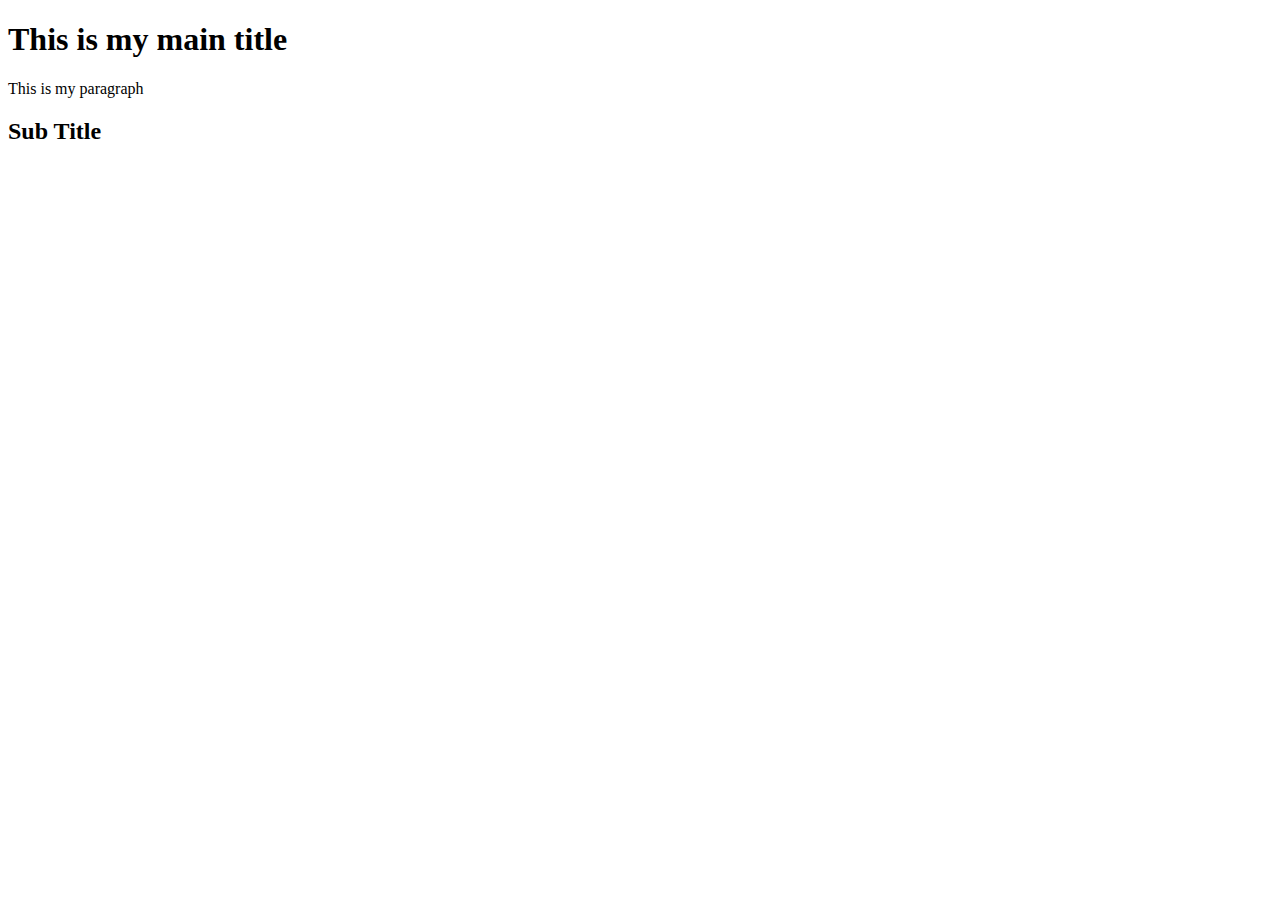
<file: aboutme/index.html>
<!DOCTYPE html>
<html lang="en">
<head>
    <meta charset="UTF-8">
    <meta name="viewport" content="width=device-width, initial-scale=1.0">
    <title>Home Page</title>
</head>
<body>
    <h1>This is my main title</h1>
    <p>This is my paragraph</p>
    <h2>Sub Title</h2>
</body>
</html>
</file>
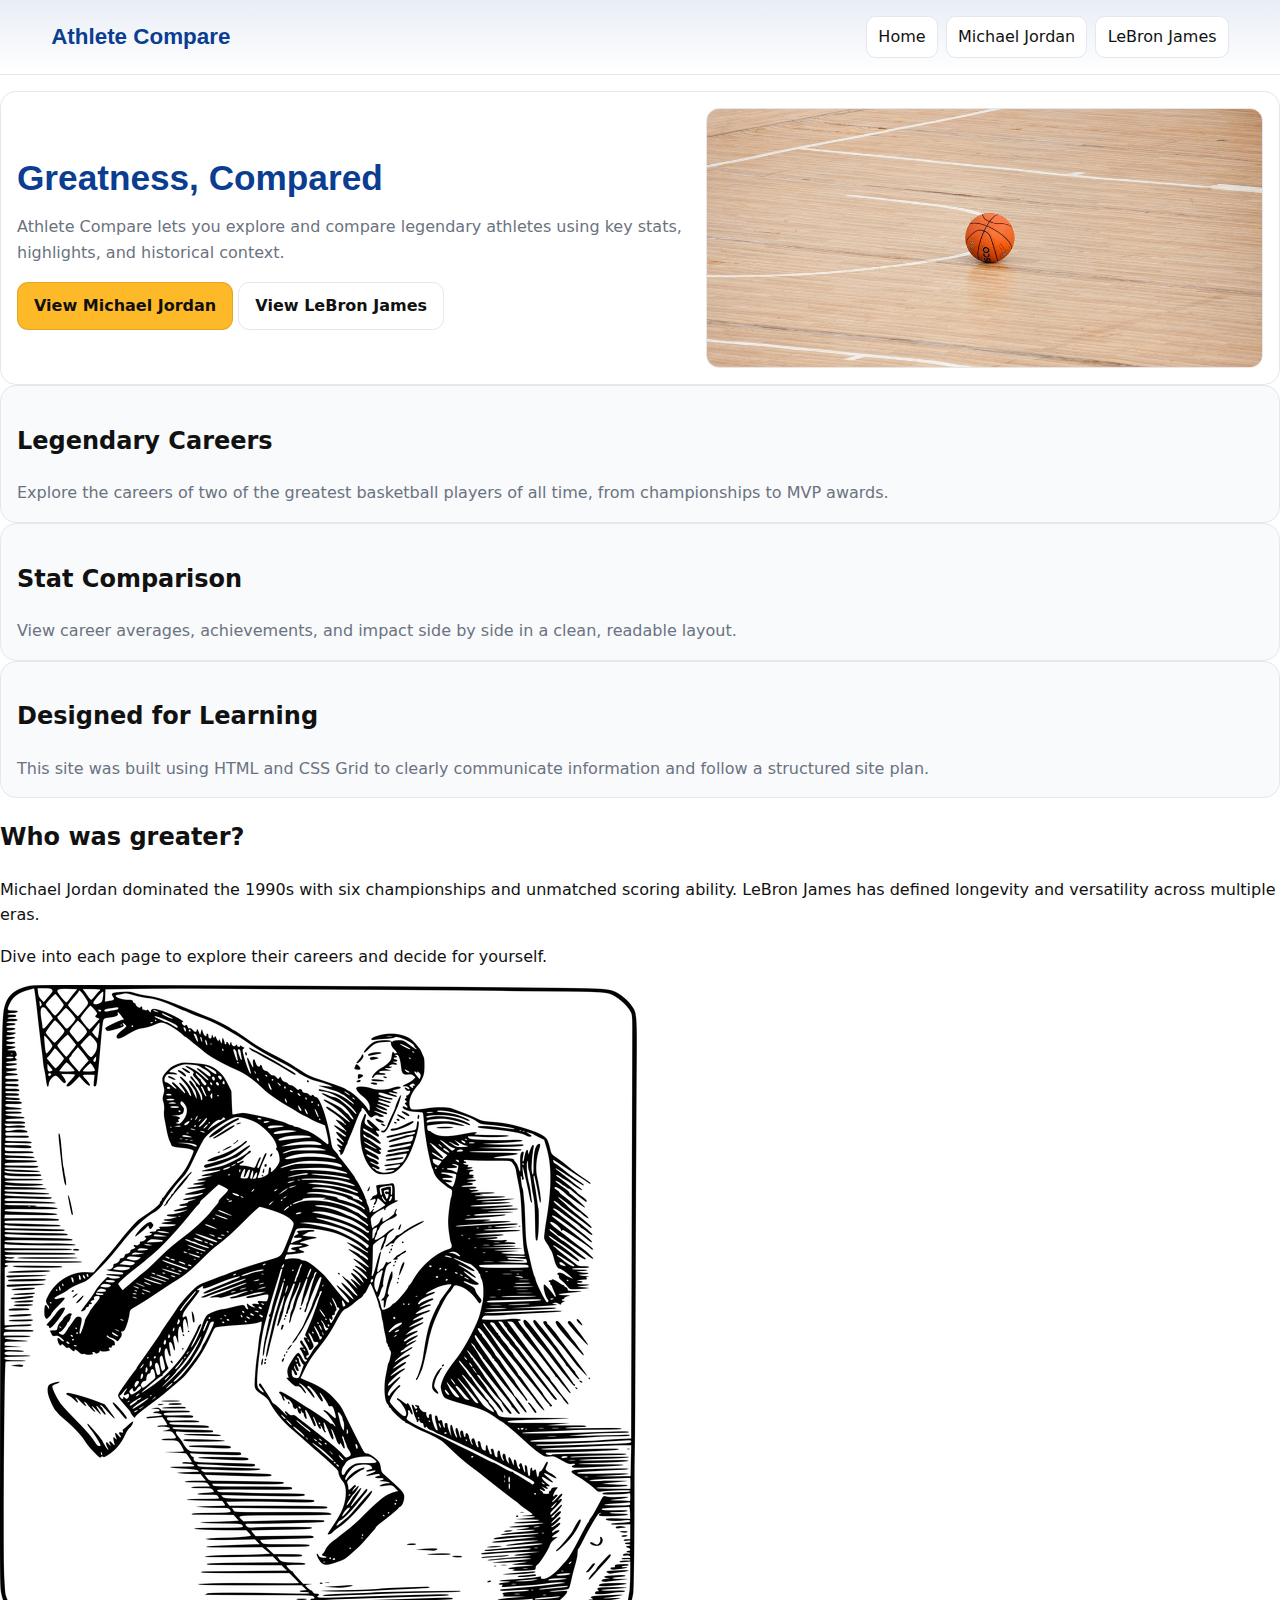
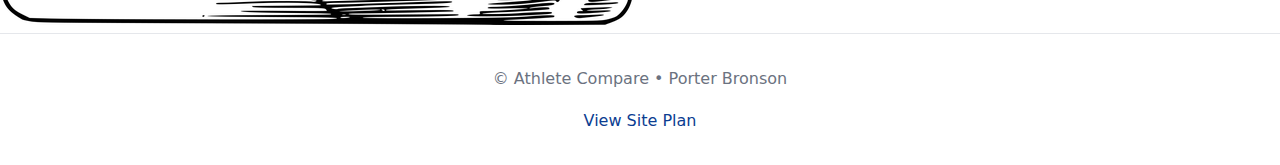
<file: athlete-compare/index.html>
<!DOCTYPE html>
<html lang="en">
<head>
  <meta charset="UTF-8" />
  <meta name="viewport" content="width=device-width, initial-scale=1.0" />
  <title>Athlete Compare | Home</title>
  <link rel="stylesheet" href="styles/style.css" />
</head>

<body>
  <!-- HEADER / NAV -->
  <header class="site-header">
    <a class="logo" href="index.html" aria-label="Athlete Compare Home">
        <span class="logo-text">Athlete Compare</span>
    </a>

    <nav class="site-nav" aria-label="Main navigation">
      <a class="nav-link" href="index.html">Home</a>
      <a class="nav-link" href="jordan.html">Michael Jordan</a>
      <a class="nav-link" href="lebron.html">LeBron James</a>
    </nav>
  </header>

  <!-- MAIN GRID -->
  <main class="home-grid">

    <!-- HERO SECTION -->
    <section class="hero">
      <div class="hero-text">
        <h1>Greatness, Compared</h1>
        <p>
          Athlete Compare lets you explore and compare legendary athletes using
          key stats, highlights, and historical context.
        </p>

        <div class="hero-actions">
          <a class="btn" href="jordan.html">View Michael Jordan</a>
          <a class="btn btn-outline" href="lebron.html">View LeBron James</a>
        </div>
      </div>

      <!-- Replace image filename if needed -->
      <img
        class="hero-img"
        src="images/Court.jpg"
        alt="Basketball action representing athletic greatness"
      />
    </section>

    <!-- FEATURE CARDS -->
    <section class="card card-1">
      <h2>Legendary Careers</h2>
      <p>
        Explore the careers of two of the greatest basketball players of all time,
        from championships to MVP awards.
      </p>
    </section>

    <section class="card card-2">
      <h2>Stat Comparison</h2>
      <p>
        View career averages, achievements, and impact side by side in a
        clean, readable layout.
      </p>
    </section>

    <section class="card card-3">
      <h2>Designed for Learning</h2>
      <p>
        This site was built using HTML and CSS Grid to clearly communicate
        information and follow a structured site plan.
      </p>
    </section>

    <!-- WIDE / HIGHLIGHT SECTION -->
    <section class="wide">
      <div class="wide-text">
        <h2>Who was greater?</h2>
        <p>
          Michael Jordan dominated the 1990s with six championships and unmatched
          scoring ability. LeBron James has defined longevity and versatility across
          multiple eras.
        </p>
        <p>
          Dive into each page to explore their careers and decide for yourself.
        </p>
      </div>

      <img
        class="wide-img"
        src="images/versus.png"
        alt="Basketball court and players"
      />
    </section>

  </main>

  <!-- FOOTER -->
 <footer class="site-footer">
  <p>© <span id="year"></span> Athlete Compare • Porter Bronson</p>
  <p><a href="site-plan.html">View Site Plan</a></p>
</footer>
</body>
</html>
</file>
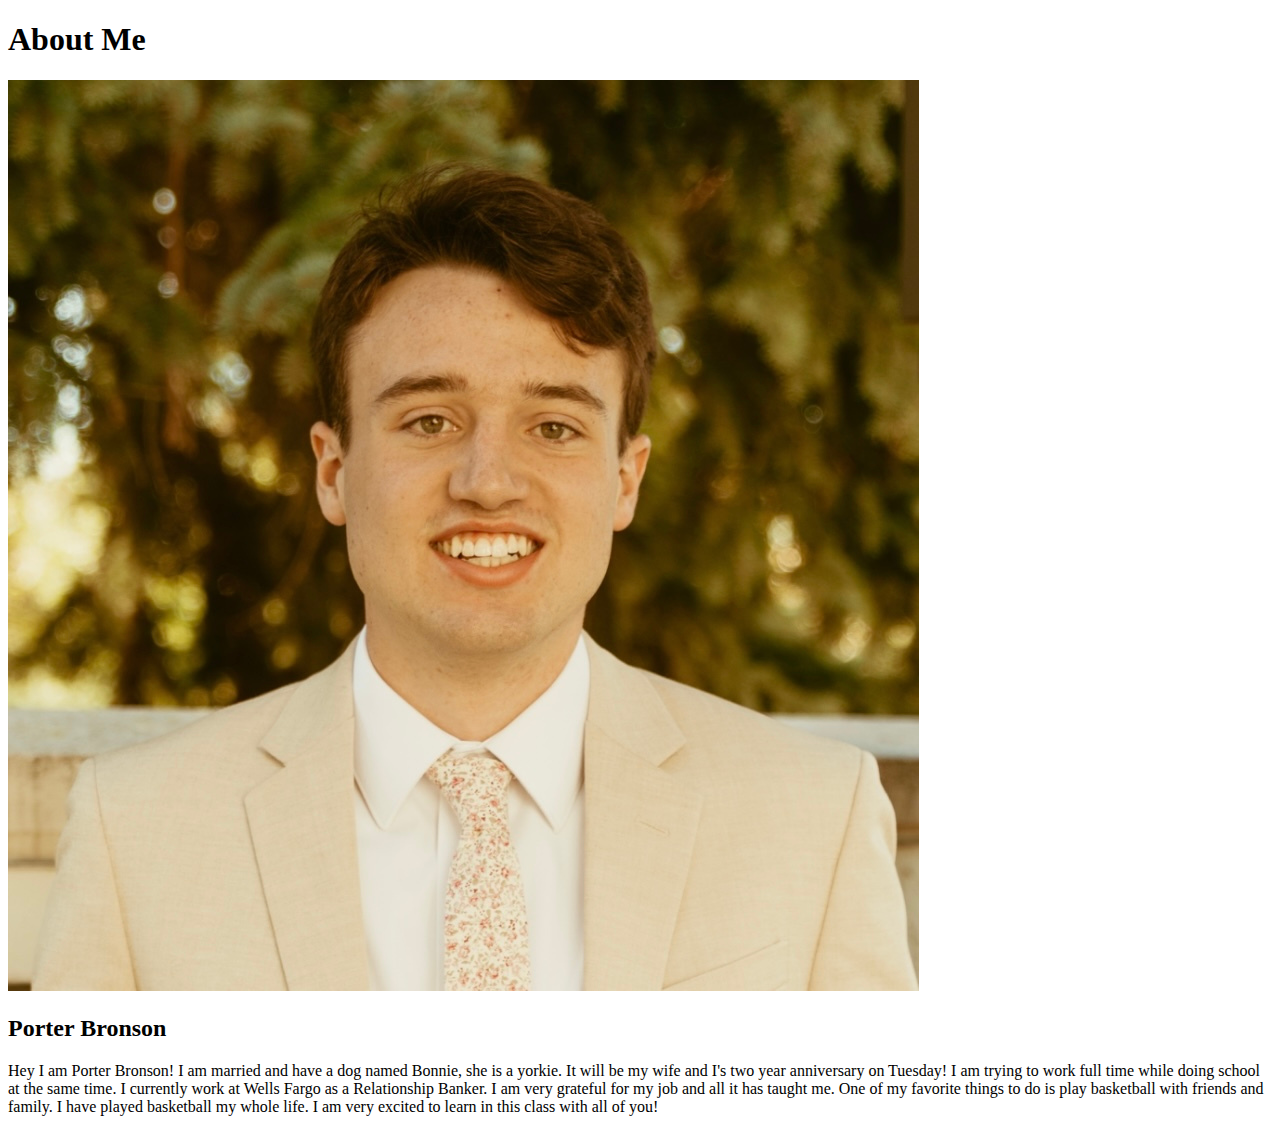
<file: icebreaker/index.html>
<!DOCTYPE html>
<html lang="en">
<head>
    <meta charset="UTF-8">
    <meta http-equiv="X-UA-Compatible" content="IE=edge">
    <meta name="viewport" content="width=device-width, initial-scale=1.0">
    <title>All About Me</title>
</head>
<body>
    <h1>About Me</h1>
    <img src="images/profile.png">
    <h2>Porter Bronson</h2>
    <p>Hey I am Porter Bronson! I am married and have a dog named Bonnie, she is a yorkie. It will be my wife and I's two year anniversary on Tuesday! I am trying to work full time while doing school at the same time. I currently work at Wells Fargo as a Relationship Banker. I am very grateful for my job and all it has taught me. One of my favorite things to do is play basketball with friends and family. I have played basketball my whole life. I am very excited to learn in this class with all of you!</p>
  </body>
</html>
</file>
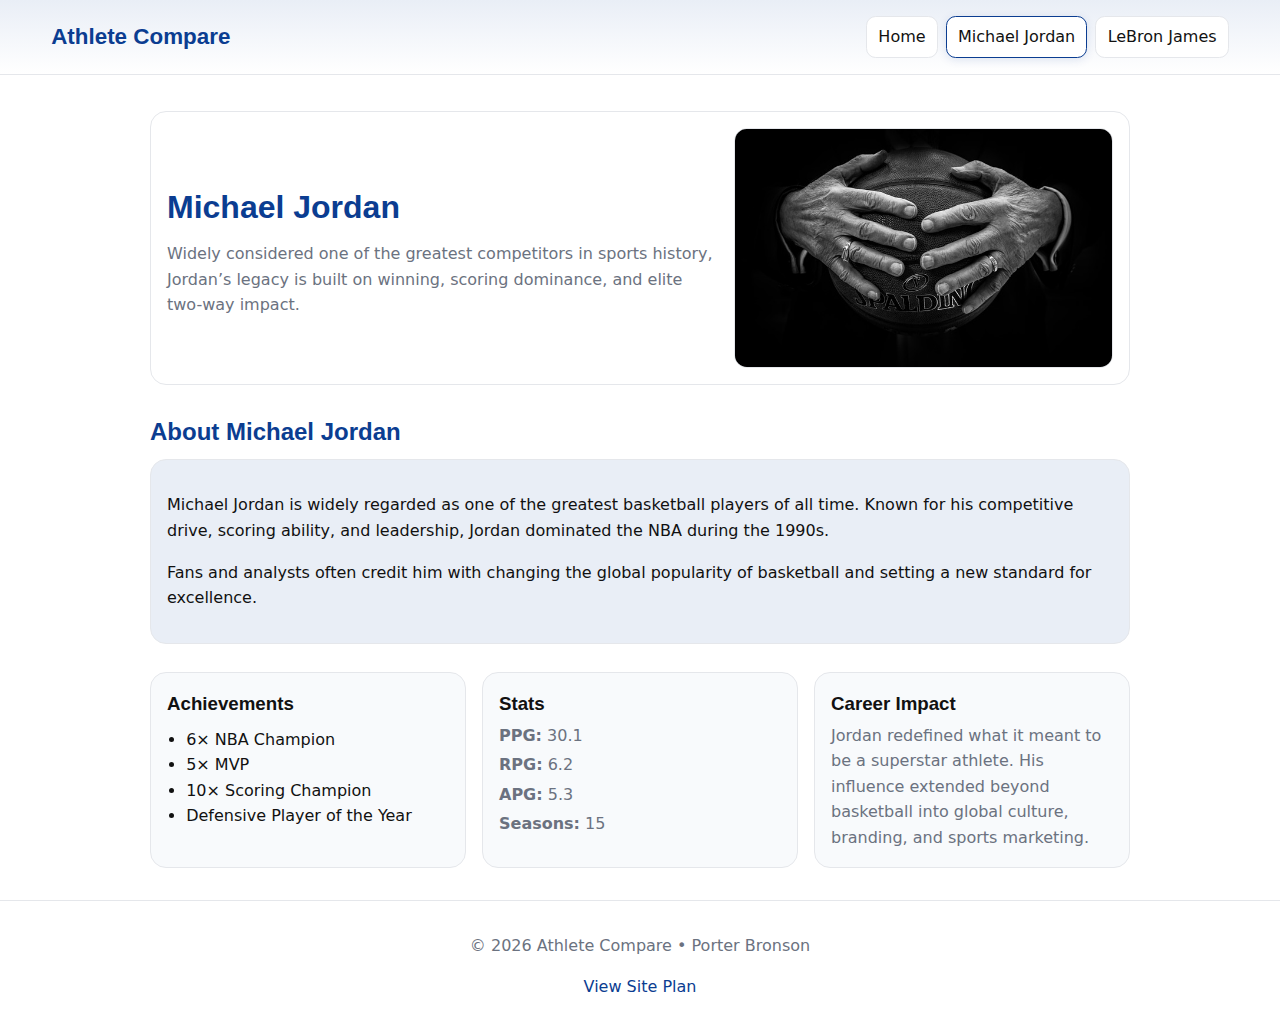
<file: athlete-compare/jordan.html>
<!DOCTYPE html>
<html lang="en">
<head>
  <meta charset="UTF-8" />
  <meta name="viewport" content="width=device-width, initial-scale=1.0" />
  <title>Athlete Compare | Michael Jordan</title>
  <link rel="stylesheet" href="styles/style.css" />
</head>
<body>
  <header class="site-header">
    <a class="logo" href="index.html">Athlete Compare</a>
    <nav class="site-nav" aria-label="Main navigation">
      <a href="index.html">Home</a>
      <a class="active" href="jordan.html">Michael Jordan</a>
      <a href="lebron.html">LeBron James</a>
    </nav>
  </header>

  <main class="container">
    <!-- HERO / INTRO -->
    <section class="page-hero">
      <div>
        <h1>Michael Jordan</h1>
        <p>
          Widely considered one of the greatest competitors in sports history, Jordan’s legacy is built on
          winning, scoring dominance, and elite two-way impact.
        </p>
      </div>
      <img class="page-hero-img" src="images/jordan.jpg" alt="Michael Jordan themed image or silhouette" />
    </section>

<!-- INFO ABOUT THE ATHLETE -->
<section class="section">
  <h2>About Michael Jordan</h2>
  <div class="note">
    <p>
      Michael Jordan is widely regarded as one of the greatest basketball players
      of all time. Known for his competitive drive, scoring ability, and leadership,
      Jordan dominated the NBA during the 1990s.
    </p>
    <p>
      Fans and analysts often credit him with changing the global popularity of
      basketball and setting a new standard for excellence.
    </p>
  </div>
</section>

<!-- THREE-COLUMN GRID -->
<section class="section">
  <div class="cards">

    <!-- Achievements -->
    <div class="card">
      <h3>Achievements</h3>
      <ul class="bullets">
        <li>6× NBA Champion</li>
        <li>5× MVP</li>
        <li>10× Scoring Champion</li>
        <li>Defensive Player of the Year</li>
      </ul>
    </div>

    <!-- Stats -->
    <div class="card">
      <h3>Stats</h3>
      <p><strong>PPG:</strong> 30.1</p>
      <p><strong>RPG:</strong> 6.2</p>
      <p><strong>APG:</strong> 5.3</p>
      <p><strong>Seasons:</strong> 15</p>
    </div>

    <!-- Career Impact -->
    <div class="card">
      <h3>Career Impact</h3>
      <p>
        Jordan redefined what it meant to be a superstar athlete. His influence
        extended beyond basketball into global culture, branding, and sports
        marketing.
      </p>
    </div>

  </div>
</section>
  </main>

  <footer class="site-footer">
    <p>© <span id="year"></span> Athlete Compare • Porter Bronson</p>
    <p><a href="site-plan.html">View Site Plan</a></p>
  </footer>

  <script>
    document.getElementById("year").textContent = new Date().getFullYear();
  </script>
</body>
</html>
</file>
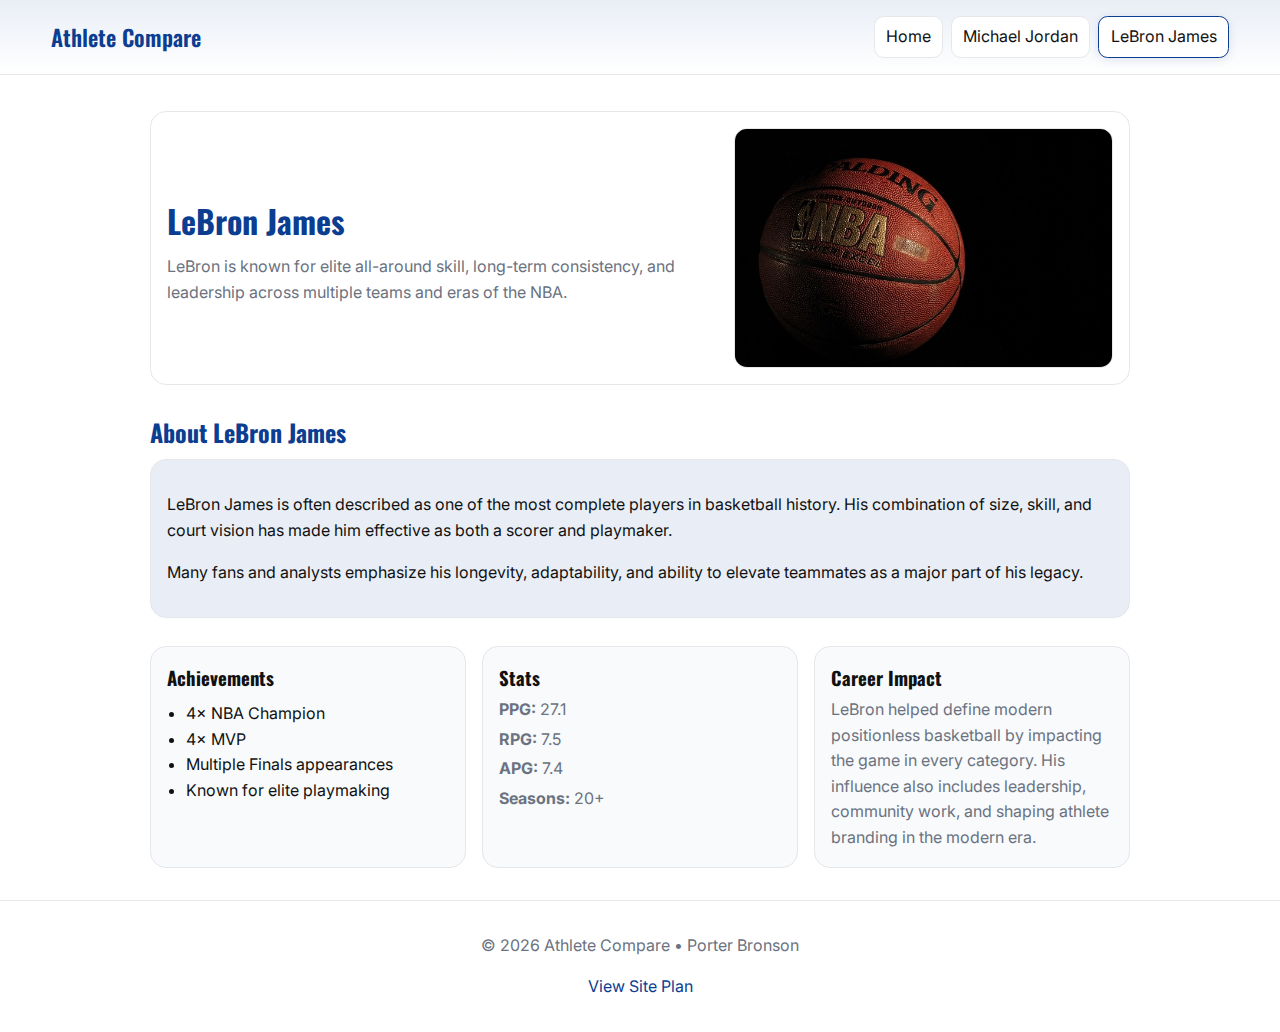
<file: athlete-compare/lebron.html>
<!DOCTYPE html>
<html lang="en">
<head>
  <meta charset="UTF-8" />
  <meta name="viewport" content="width=device-width, initial-scale=1.0" />
  <title>Athlete Compare | LeBron James</title>

  <link rel="preconnect" href="https://fonts.gstatic.com" crossorigin>
  <link href="https://fonts.googleapis.com/css2?family=Inter:wght@400;600;700&family=Oswald:wght@400;600&display=swap" rel="stylesheet">

  <!-- IMPORTANT: match whatever you use on your other pages -->
  <link rel="stylesheet" href="styles/style.css" />
</head>

<body>
  <header class="site-header">
    <a class="logo" href="index.html" aria-label="Athlete Compare Home">
      Athlete Compare
    </a>

    <nav class="site-nav" aria-label="Main navigation">
      <a href="index.html">Home</a>
      <a href="jordan.html">Michael Jordan</a>
      <a class="active" href="lebron.html">LeBron James</a>
    </nav>
  </header>

  <main class="container">
    <!-- HERO / INTRO -->
    <section class="page-hero">
      <div>
        <h1>LeBron James</h1>
        <p>
          LeBron is known for elite all-around skill, long-term consistency, and
          leadership across multiple teams and eras of the NBA.
        </p>
      </div>

      <img class="page-hero-img" src="images/lebron.jpg" alt="LeBron James themed image" />
    </section>

    <!-- INFO ABOUT THE ATHLETE -->
    <section class="section">
      <h2>About LeBron James</h2>
      <div class="note">
        <p>
          LeBron James is often described as one of the most complete players in
          basketball history. His combination of size, skill, and court vision has
          made him effective as both a scorer and playmaker.
        </p>
        <p>
          Many fans and analysts emphasize his longevity, adaptability, and ability
          to elevate teammates as a major part of his legacy.
        </p>
      </div>
    </section>

    <!-- THREE-COLUMN GRID -->
    <section class="section">
      <div class="cards">
        <!-- Achievements -->
        <div class="card">
          <h3>Achievements</h3>
          <ul class="bullets">
            <li>4× NBA Champion</li>
            <li>4× MVP</li>
            <li>Multiple Finals appearances</li>
            <li>Known for elite playmaking</li>
          </ul>
        </div>

        <!-- Stats -->
        <div class="card">
          <h3>Stats</h3>
          <p><strong>PPG:</strong> 27.1</p>
          <p><strong>RPG:</strong> 7.5</p>
          <p><strong>APG:</strong> 7.4</p>
          <p><strong>Seasons:</strong> 20+</p>
        </div>

        <!-- Career Impact -->
        <div class="card">
          <h3>Career Impact</h3>
          <p>
            LeBron helped define modern positionless basketball by impacting the game
            in every category. His influence also includes leadership, community work,
            and shaping athlete branding in the modern era.
          </p>
        </div>
      </div>
    </section>
  </main>

<footer class="site-footer">
  <p>© <span id="year"></span> Athlete Compare • Porter Bronson</p>
  <p><a href="site-plan.html">View Site Plan</a></p>
</footer>

<script>
  document.getElementById("year").textContent = new Date().getFullYear();
</script>


  <script>
    // Only keep this if you used it on other pages too
    // document.getElementById("year").textContent = new Date().getFullYear();
  </script>
</body>
</html>
</file>
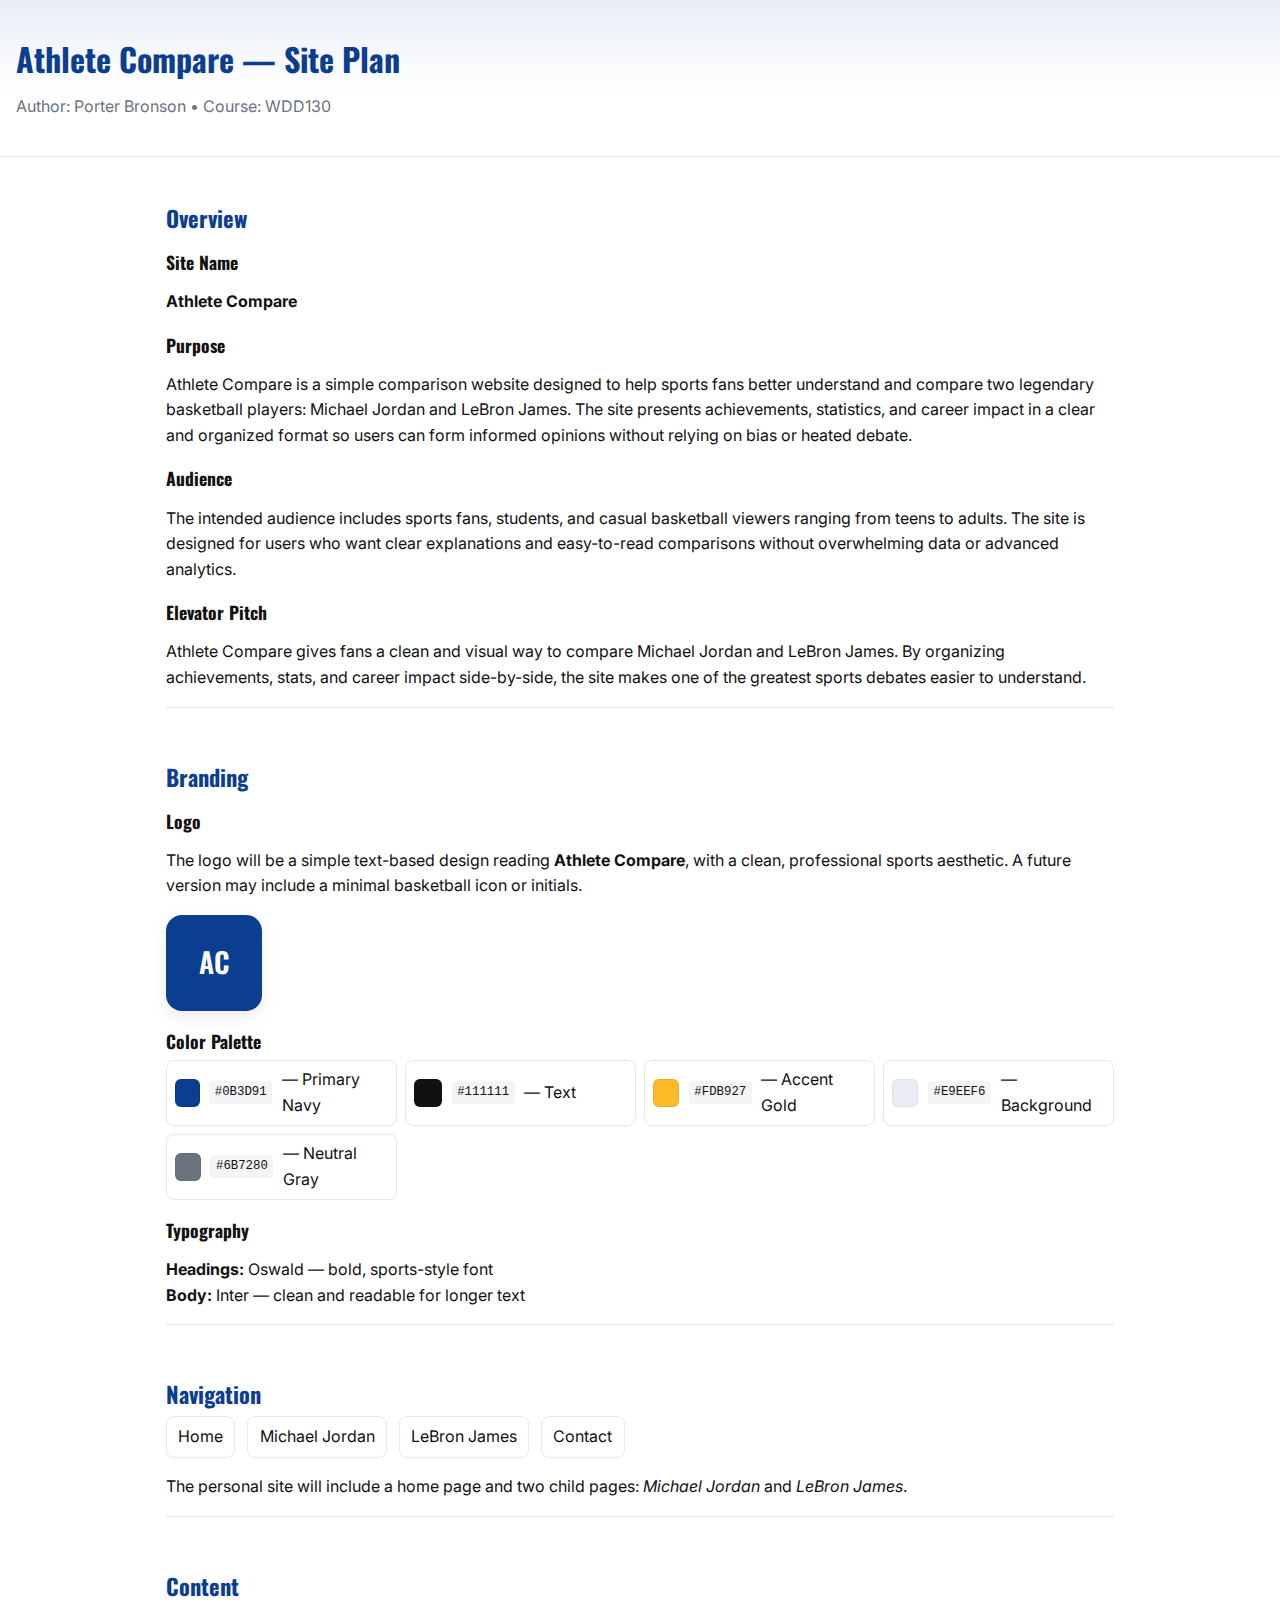
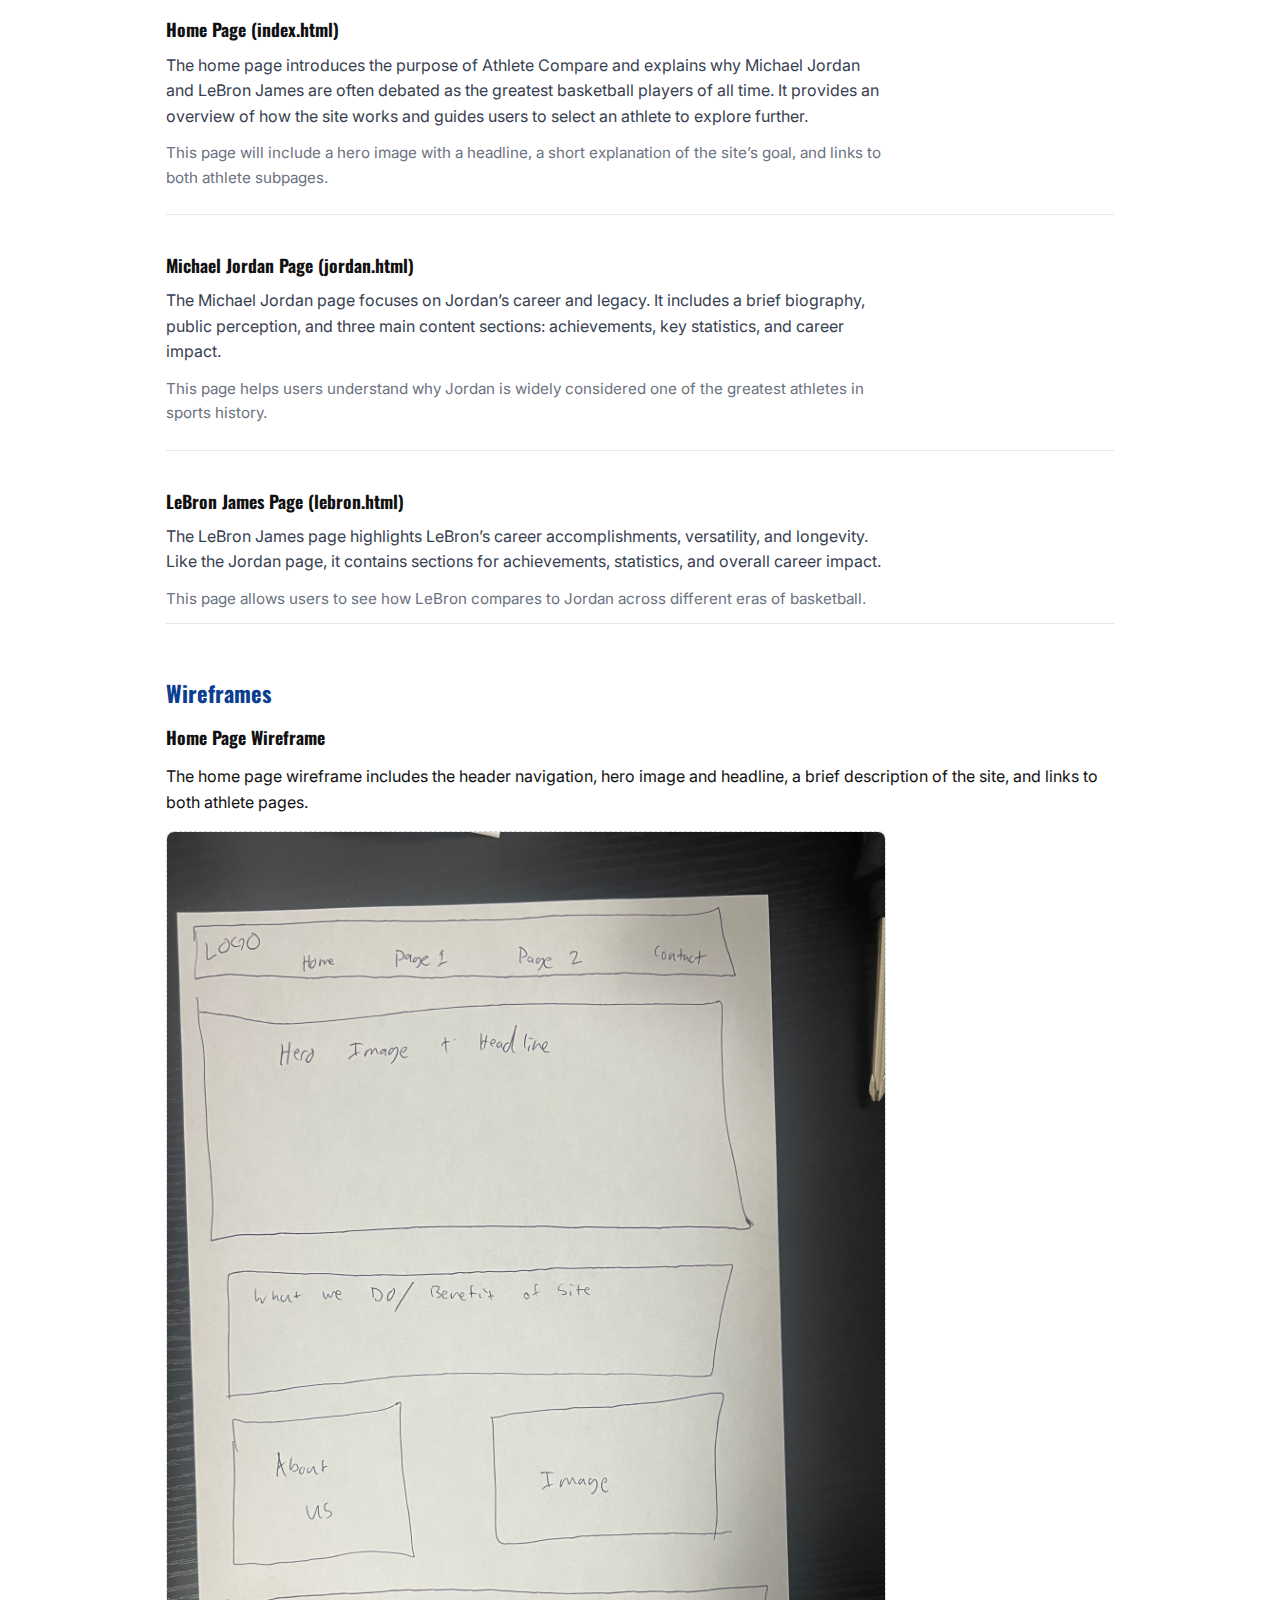
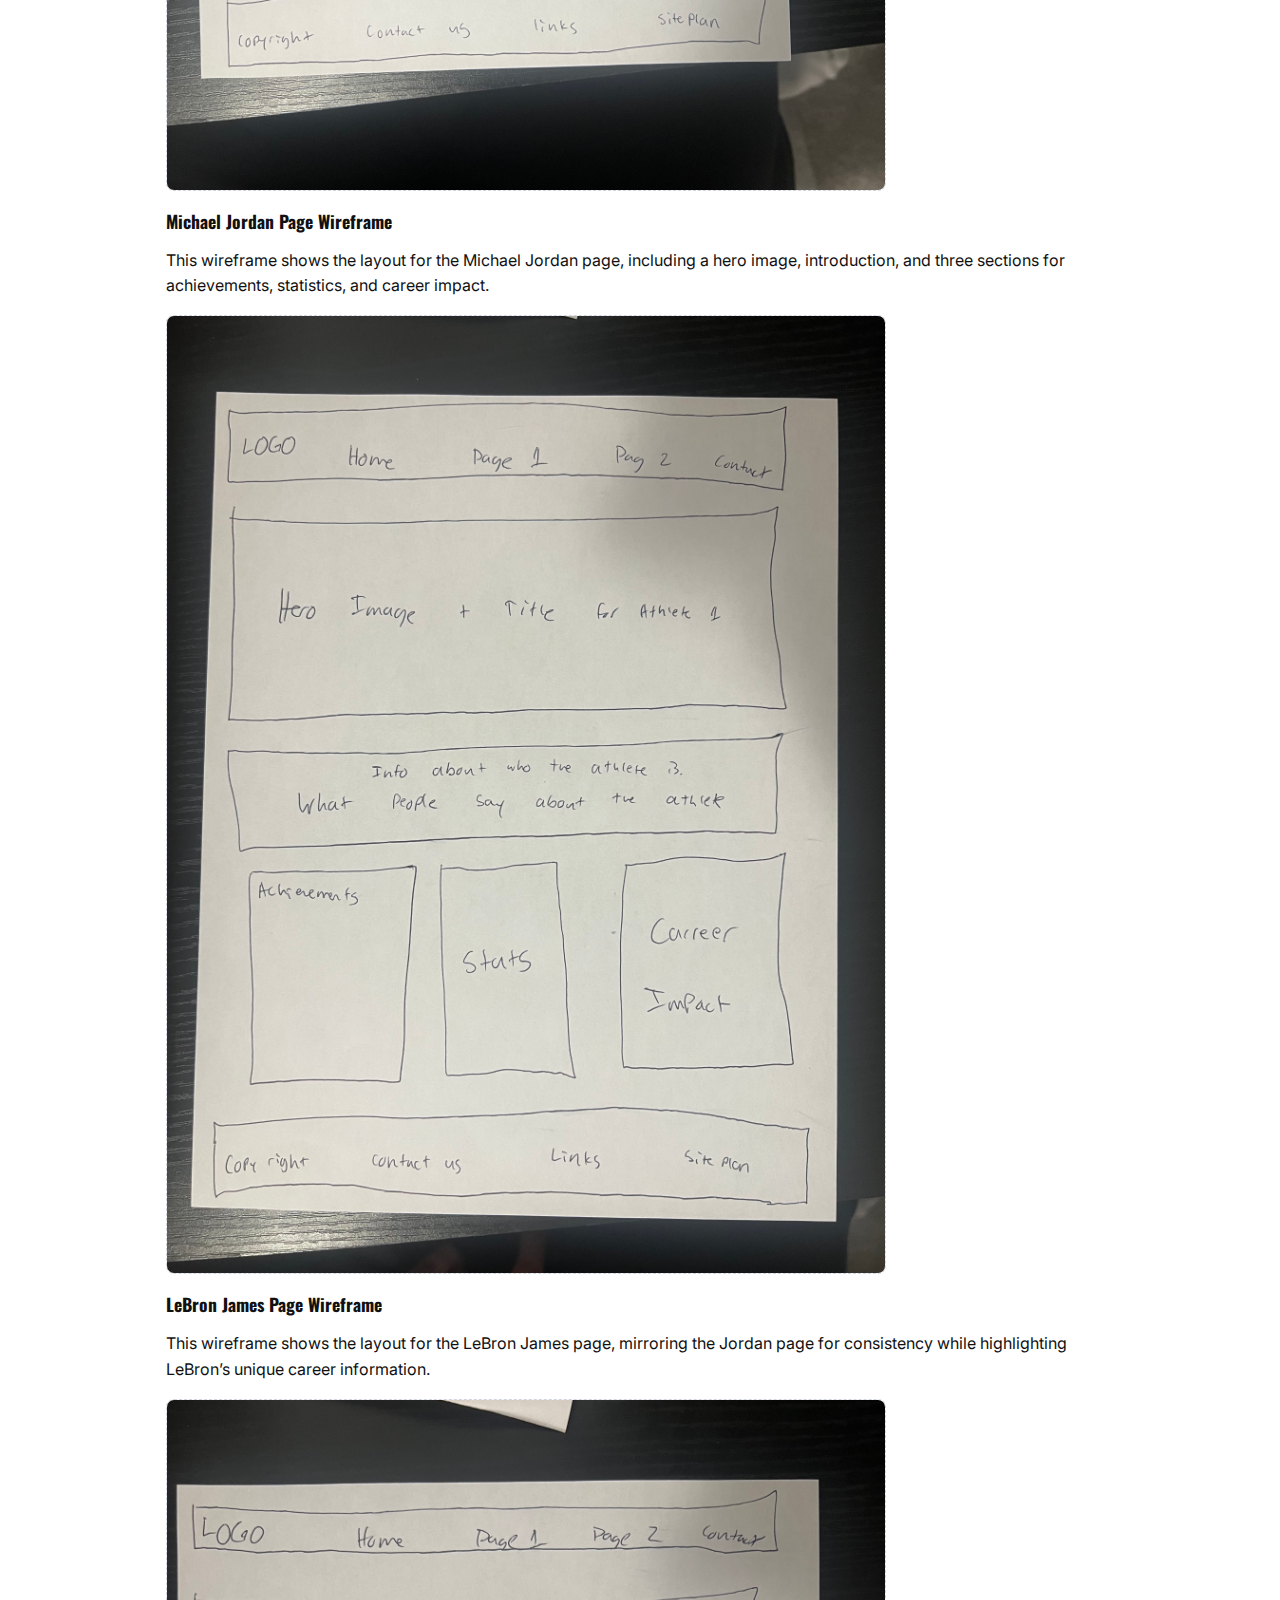
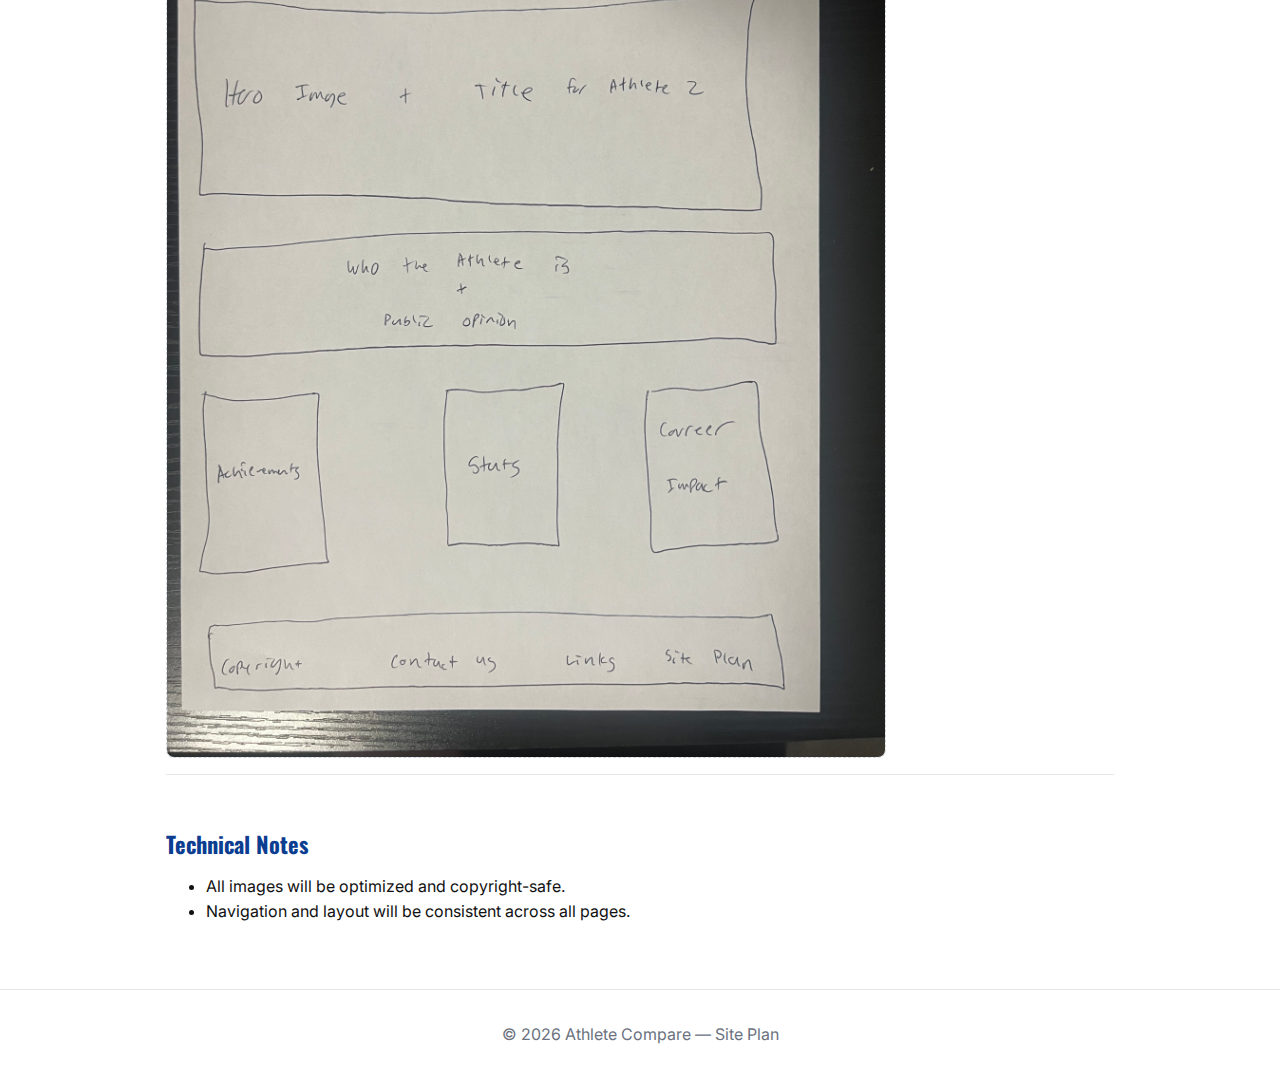
<file: athlete-compare/site-plan.html>
<!DOCTYPE html>
<html lang="en">
<head>
  <meta charset="utf-8">
  <meta name="viewport" content="width=device-width, initial-scale=1">
  <title>Athlete Compare • Site Plan</title>

  <link rel="preconnect" href="https://fonts.gstatic.com" crossorigin>
  <link href="https://fonts.googleapis.com/css2?family=Inter:wght@400;600;700&family=Oswald:wght@400;600&display=swap" rel="stylesheet">
  <link rel="stylesheet" href="styles/site-plan.css">
</head>

<body>
  <header>
    <h1>Athlete Compare — Site Plan</h1>
    <p class="byline">Author: Porter Bronson • Course: WDD130</p>
  </header>

  <main>

    <!-- ========================
         OVERVIEW
    ========================= -->
    <section id="overview">
      <h2>Overview</h2>

      <h3>Site Name</h3>
      <p><strong>Athlete Compare</strong></p>

      <h3>Purpose</h3>
      <p>
        Athlete Compare is a simple comparison website designed to help sports fans better understand and
        compare two legendary basketball players: Michael Jordan and LeBron James. The site presents
        achievements, statistics, and career impact in a clear and organized format so users can form
        informed opinions without relying on bias or heated debate.
      </p>

      <h3>Audience</h3>
      <p>
        The intended audience includes sports fans, students, and casual basketball viewers ranging from
        teens to adults. The site is designed for users who want clear explanations and easy-to-read
        comparisons without overwhelming data or advanced analytics.
      </p>

      <h3>Elevator Pitch</h3>
      <p>
        Athlete Compare gives fans a clean and visual way to compare Michael Jordan and LeBron James.
        By organizing achievements, stats, and career impact side-by-side, the site makes one of the
        greatest sports debates easier to understand.
      </p>
    </section>

    <!-- ========================
         BRANDING
    ========================= -->
    <section id="branding">
      <h2>Branding</h2>

      <h3>Logo</h3>
      <p>
        The logo will be a simple text-based design reading <strong>Athlete Compare</strong>, with a clean,
        professional sports aesthetic. A future version may include a minimal basketball icon or initials.
      </p>

      <div class="logo-box">AC</div>

      <h3>Color Palette</h3>
      <ul class="swatches">
        <li><span style="--sw:#0B3D91"></span><code>#0B3D91</code> — Primary Navy</li>
        <li><span style="--sw:#111111"></span><code>#111111</code> — Text</li>
        <li><span style="--sw:#FDB927"></span><code>#FDB927</code> — Accent Gold</li>
        <li><span style="--sw:#E9EEF6"></span><code>#E9EEF6</code> — Background</li>
        <li><span style="--sw:#6B7280"></span><code>#6B7280</code> — Neutral Gray</li>
      </ul>

      <h3>Typography</h3>
      <p>
        <strong>Headings:</strong> Oswald — bold, sports-style font<br>
        <strong>Body:</strong> Inter — clean and readable for longer text
      </p>
    </section>

    <!-- ========================
         NAVIGATION
    ========================= -->
    <section id="navigation">
      <h2>Navigation</h2>

      <nav class="nav-preview">
        <a href="#">Home</a>
        <a href="#">Michael Jordan</a>
        <a href="#">LeBron James</a>
        <a href="#">Contact</a>
      </nav>

      <p>
        The personal site will include a home page and two child pages:
        <em>Michael Jordan</em> and <em>LeBron James</em>.
      </p>
    </section>

    <!-- ========================
         CONTENT
    ========================= -->
    <section id="content">
      <h2>Content</h2>

      <article>
        <h3>Home Page (index.html)</h3>
        <p>
          The home page introduces the purpose of Athlete Compare and explains why Michael Jordan and
          LeBron James are often debated as the greatest basketball players of all time. It provides an
          overview of how the site works and guides users to select an athlete to explore further.
        </p>
        <p>
          This page will include a hero image with a headline, a short explanation of the site’s goal,
          and links to both athlete subpages.
        </p>
      </article>

      <article>
        <h3>Michael Jordan Page (jordan.html)</h3>
        <p>
          The Michael Jordan page focuses on Jordan’s career and legacy. It includes a brief biography,
          public perception, and three main content sections: achievements, key statistics, and career impact.
        </p>
        <p>
          This page helps users understand why Jordan is widely considered one of the greatest athletes
          in sports history.
        </p>
      </article>

      <article>
        <h3>LeBron James Page (lebron.html)</h3>
        <p>
          The LeBron James page highlights LeBron’s career accomplishments, versatility, and longevity.
          Like the Jordan page, it contains sections for achievements, statistics, and overall career impact.
        </p>
        <p>
          This page allows users to see how LeBron compares to Jordan across different eras of basketball.
        </p>
      </article>
    </section>

    <!-- ========================
         WIREFRAMES
    ========================= -->
    <section id="wireframes">
      <h2>Wireframes</h2>

      <h3>Home Page Wireframe</h3>
      <p>
        The home page wireframe includes the header navigation, hero image and headline, a brief description
        of the site, and links to both athlete pages.
      </p>
      <img src="images/HomePage.jpeg" alt="Hand-drawn wireframe for the Athlete Compare home page">

      <h3>Michael Jordan Page Wireframe</h3>
      <p>
        This wireframe shows the layout for the Michael Jordan page, including a hero image, introduction,
        and three sections for achievements, statistics, and career impact.
      </p>
      <img src="images/SubPage1.jpeg" alt="Hand-drawn wireframe for the Michael Jordan page">

      <h3>LeBron James Page Wireframe</h3>
      <p>
        This wireframe shows the layout for the LeBron James page, mirroring the Jordan page for consistency
        while highlighting LeBron’s unique career information.
      </p>
      <img src="images/SubPage2.jpeg" alt="Hand-drawn wireframe for the LeBron James page">
    </section>

    <!-- ========================
         TECH NOTES
    ========================= -->
    <section id="tech">
      <h2>Technical Notes</h2>
      <ul>
        <li>All images will be optimized and copyright-safe.</li>
        <li>Navigation and layout will be consistent across all pages.</li>
      </ul>
    </section>

  </main>

  <footer>
    <p>© <span id="year"></span> Athlete Compare — Site Plan</p>
  </footer>

  <script>
    document.getElementById("year").textContent = new Date().getFullYear();
  </script>
</body>
</html>
</file>
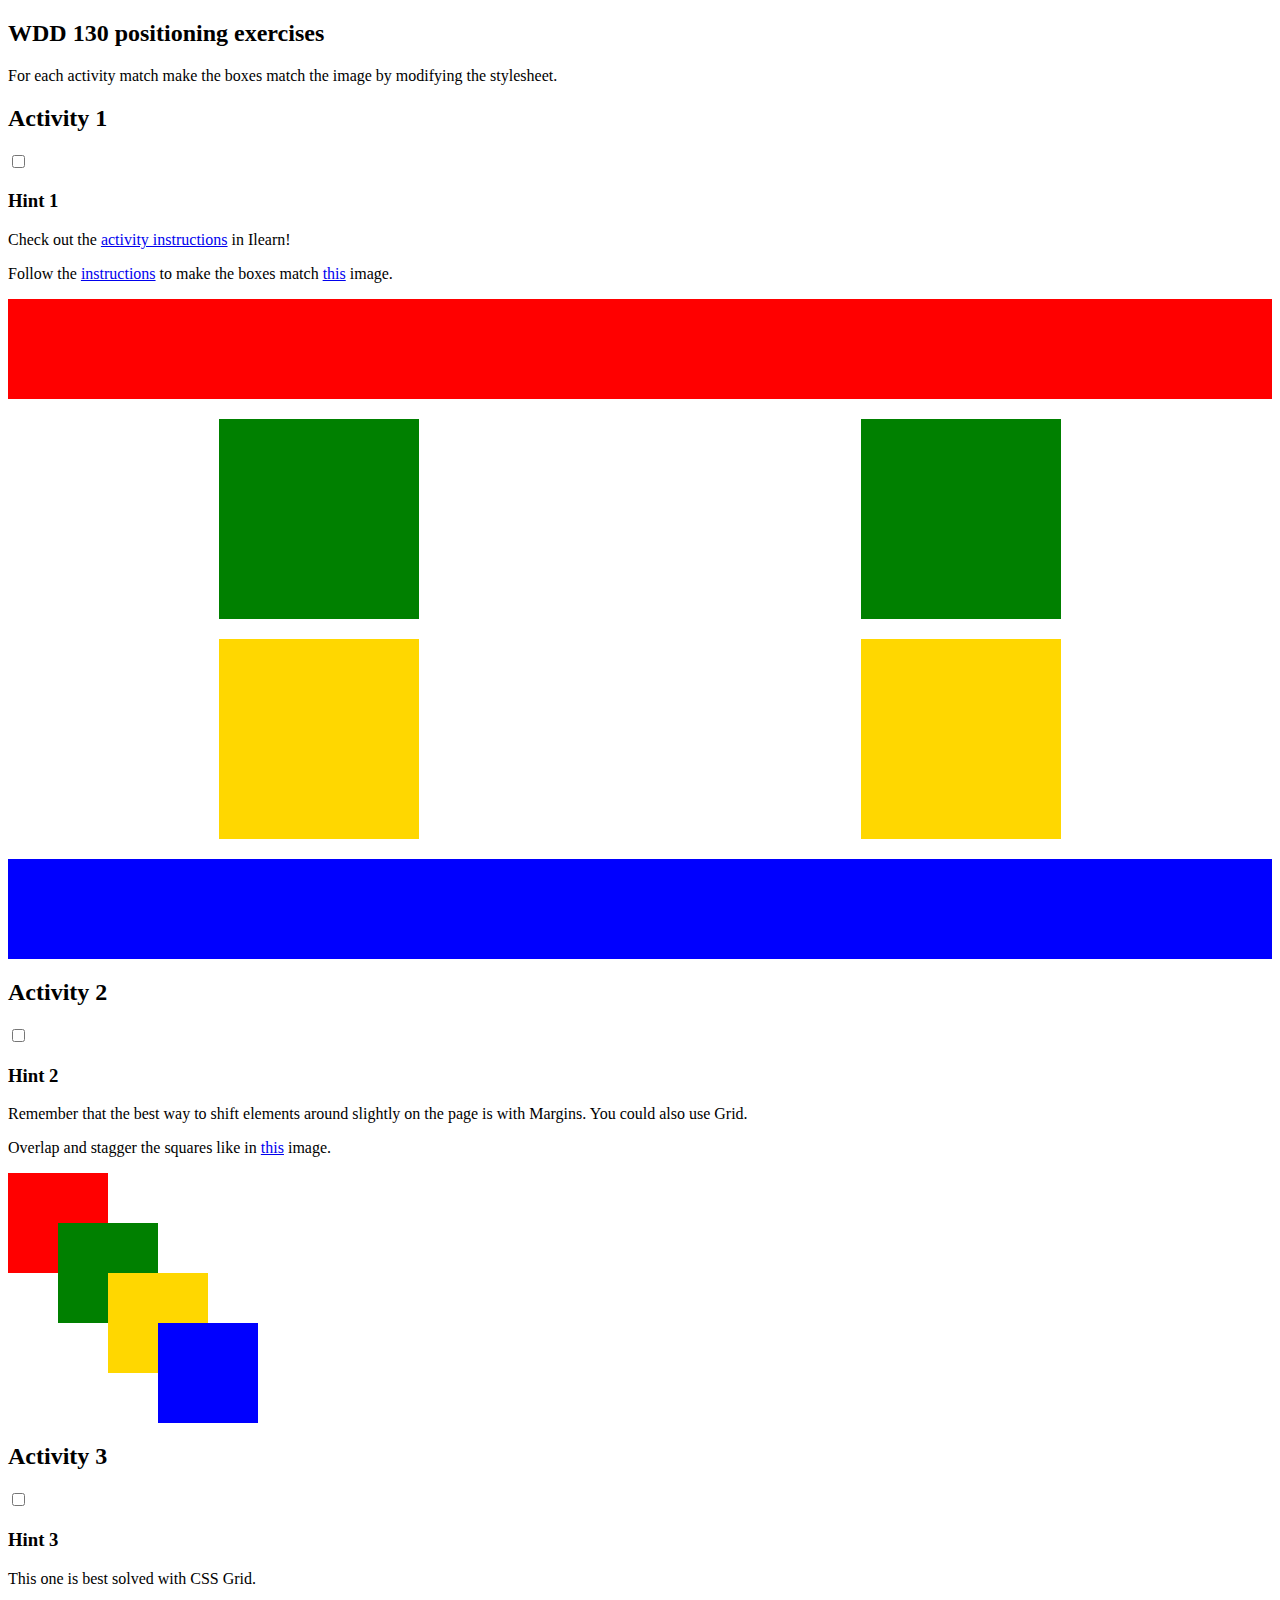
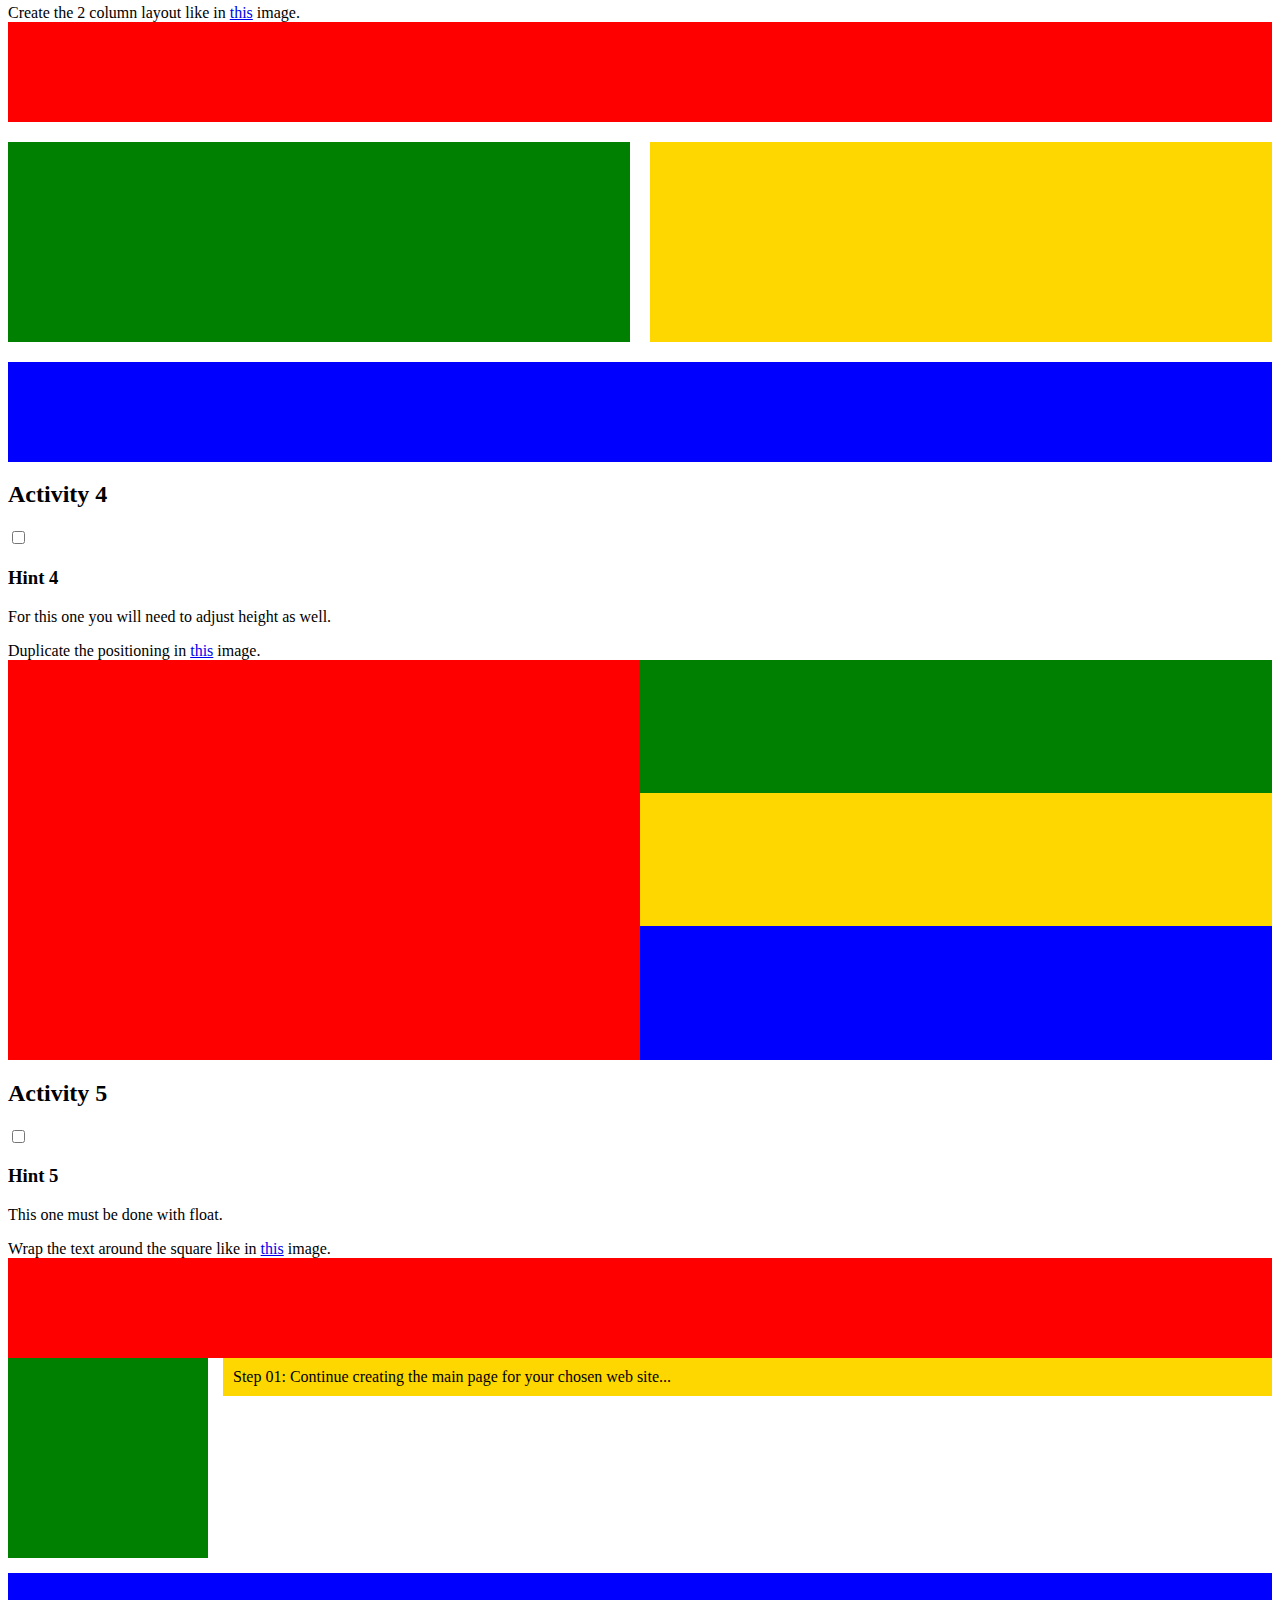
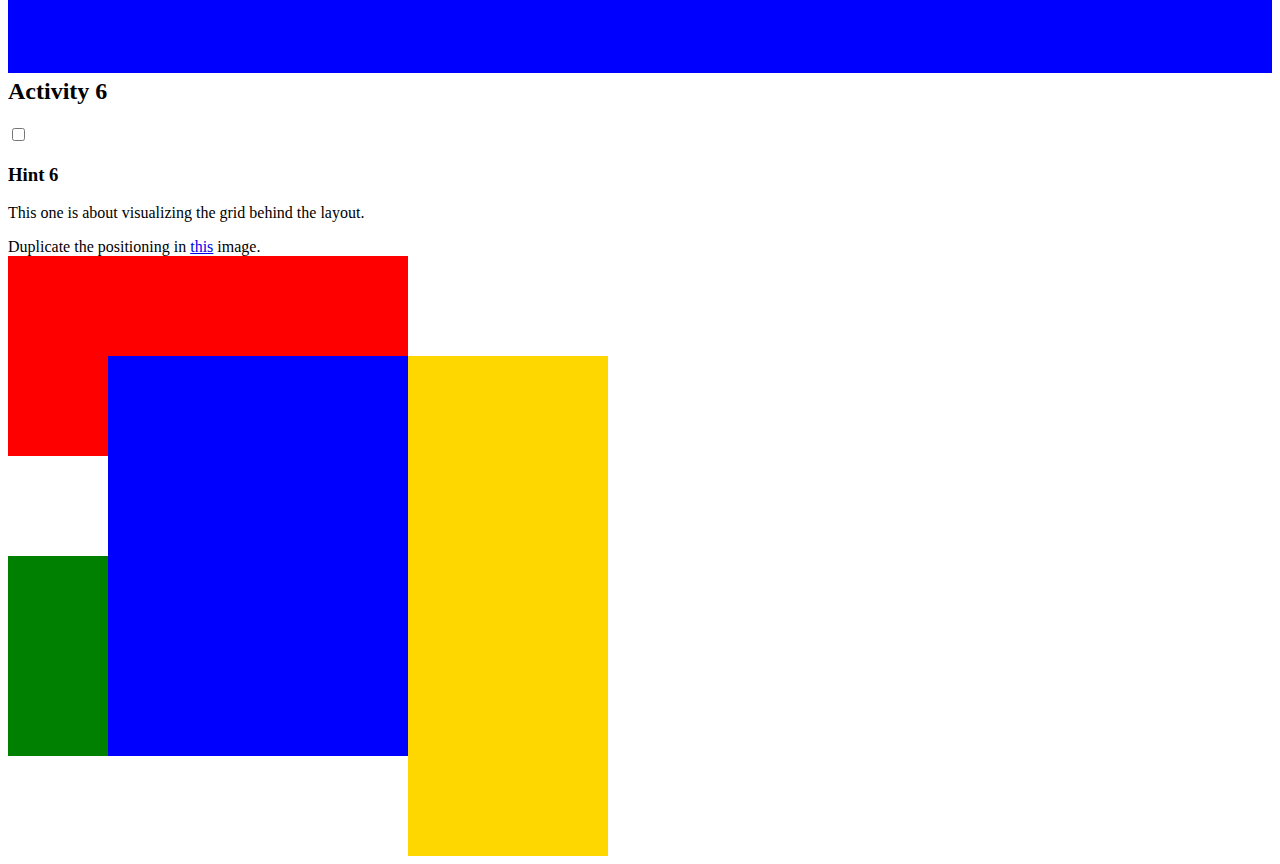
<file: positioning/positioning.html>
<!DOCTYPE html>
<html lang="en">
  <head>
    <!-- HTML - Name: positioning.html -->
    <title>Positioning Activity</title>
    <link rel="stylesheet" type="text/css" href="positionstyles.css" />
  </head>
  <body>
    <div class="activity">
      <h2>WDD 130 positioning exercises</h2>
      For each activity match make the boxes match the image by modifying the stylesheet.
    </div>

    <div class="activity">
      <h2>Activity 1</h2>
      <section class="hint">
        <input type="checkbox">
        <i></i>
        <h3>Hint 1</h3>
        <div>
          <p>Check out the <a href="https://byui-wdd.github.io/wdd130/activities/css-positioning.html" target="_blank">activity instructions</a> in Ilearn!</p>
        </div>
      </section>
      <p>Follow the <a href="https://byui-wdd.github.io/wdd130/activities/css-positioning.html" target="_blank">instructions</a> to make the boxes match
        <a href="https://byui-wdd.github.io/wdd130/images/example1.png" target="_blank">this</a> image.
      </p>
      <div class="content1">
        <div class="red1"></div>
        <div class="green1"></div>
        <div class="green1"></div>
        <div class="yellow1"></div>
        <div class="yellow1"></div>
        <div class="blue1"></div>
      </div>
    </div>

    <div class="activity">
      <h2>Activity 2</h2>
      <section class="hint">
        <input type="checkbox">
        <h3>Hint 2</h3>
        <i></i>
        <div>
          <p>Remember that the best way to shift elements around slightly on the page is with Margins. You could also use Grid.</p>
        </div>
      </section>
      <p>Overlap and stagger the squares like in <a href="https://byui-wdd.github.io/wdd130/images/example2.png" target="_blank">this</a> image.</p>
      <div class="content2">
        <div class="red2"></div>
        <div class="green2"></div>
        <div class="yellow2"></div>
        <div class="blue2"></div>
      </div>
    </div>

    <div class="activity">
      <h2>Activity 3</h2>
      <section class="hint">
        <input type="checkbox">
        <h3>Hint 3</h3>
        <i></i>
        <div>
          <p>This one is best solved with CSS Grid.</p>
        </div>
      </section>
      Create the 2 column layout like in <a href="https://byui-wdd.github.io/wdd130/images/example3.png" target="_blank">this</a> image.
      <div class="content3">
        <div class="red3"></div>
        <div class="green3"></div>
        <div class="yellow3"></div>
        <div class="blue3"></div>
      </div>
    </div>

    <div class="activity">
      <h2>Activity 4</h2>
      <section class="hint">
        <input type="checkbox">
        <h3>Hint 4</h3>
        <i></i>
        <div>
          <p>For this one you will need to adjust height as well.</p>
        </div>
      </section>
      Duplicate the positioning in <a href="https://byui-wdd.github.io/wdd130/images/example4.png" target="_blank">this</a> image.
      <div class="content4">
        <div class="red4"></div>
        <div class="green4"></div>
        <div class="yellow4"></div>
        <div class="blue4"></div>
      </div>
    </div>

    <div class="activity">
      <h2>Activity 5</h2>
      <section class="hint">
        <input type="checkbox">
        <h3>Hint 5</h3>
        <i></i>
        <div>
          <p>This one must be done with float.</p>
        </div>
      </section>
      Wrap the text around the square like in
      <a href="https://byui-wdd.github.io/wdd130/images/example5.png" target="_blank">this</a> image.
      <div class="content5">
        <div class="red5"></div>
        <div class="green5"></div>
        <div class="yellow5">
          Step 01: Continue creating the main page for your chosen web site...
        </div>
        <div class="blue5"></div>
      </div>
    </div>

    <div class="activity">
      <h2>Activity 6</h2>
      <section class="hint">
        <input type="checkbox">
        <h3>Hint 6</h3>
        <i></i>
        <div>
          <p>This one is about visualizing the grid behind the layout.</p>
        </div>
      </section>
      Duplicate the positioning in <a href="https://byui-wdd.github.io/wdd130/images/example6.png" target="_blank">this</a> image.
      <div class="content6">
        <div class="red6"></div>
        <div class="green6"></div>
        <div class="yellow6"></div>
        <div class="blue6"></div>
      </div>
    </div>
  </body>
</html>
</file>
<file: athlete-compare/styles/style.css>
:root{
  --bg:#ffffff;
  --ink:#111111;
  --muted:#6b7280;
  --navy:#0B3D91;
  --gold:#FDB927;
  --wash:#E9EEF6;
  --card:#f8fafc;
  --border:#e5e7eb;
}

*{box-sizing:border-box}

body{
  margin:0;
  font-family: Inter, system-ui, -apple-system, Segoe UI, Roboto, Arial, sans-serif;
  color:var(--ink);
  background:var(--bg);
  line-height:1.6;
}

.container{
  width:min(980px, 92%);
  margin:0 auto;
  padding:1.25rem 0 2rem;
}

.site-header{
  display:flex;
  align-items:center;
  justify-content:space-between;
  gap:1rem;
  padding:1rem 4%;
  background:linear-gradient(180deg, var(--wash), #fff);
  border-bottom:1px solid var(--border);
}

.logo{
  font-family: Oswald, Impact, sans-serif;
  font-weight:600;
  font-size:1.4rem;
  color:var(--navy);
  text-decoration:none;
}

.site-nav{
  display:flex;
  flex-wrap:wrap;
  gap:.5rem;
}

.site-nav a{
  text-decoration:none;
  color:var(--ink);
  border:1px solid var(--border);
  padding:.45rem .7rem;
  border-radius:.6rem;
  background:#fff;
}

.site-nav a.active,
.site-nav a:hover{
  border-color:var(--navy);
  box-shadow:0 2px 10px rgba(11,61,145,.12);
}

.hero{
  display:grid;
  grid-template-columns: 1.2fr 1fr;
  gap:1.25rem;
  align-items:center;
  margin-top:1rem;
  padding:1rem;
  border:1px solid var(--border);
  border-radius:1rem;
  background:#fff;
}

.hero-img{
  width:100%;
  height:260px;
  object-fit:cover;
  border-radius:.8rem;
  border:1px solid var(--border);
}

.hero h1{
  font-family: Oswald, Impact, sans-serif;
  color:var(--navy);
  margin:.25rem 0 .5rem;
  font-size:2.2rem;
}

.hero p{color:var(--muted); margin:0 0 1rem}

.hero-buttons{display:flex; gap:.75rem; flex-wrap:wrap}

.btn{
  display:inline-block;
  text-decoration:none;
  font-weight:700;
  padding:.65rem 1rem;
  border-radius:.7rem;
  background:var(--gold);
  color:var(--ink);
  border:1px solid rgba(0,0,0,.1);
}

.btn-outline{
  background:#fff;
  border:1px solid var(--border);
}

.section{margin-top:1.75rem}

.section h2{
  font-family: Oswald, Impact, sans-serif;
  color:var(--navy);
  margin:0 0 .5rem;
}

.cards{
  display:grid;
  grid-template-columns:repeat(3, 1fr);
  gap:1rem;
  margin-top:.75rem;
}

.card{
  border:1px solid var(--border);
  border-radius:1rem;
  padding:1rem;
  background:var(--card);
}

.card h3{
  font-family: Oswald, Impact, sans-serif;
  margin:0 0 .25rem;
}

.card p{margin:.25rem 0 0; color:var(--muted)}

.note{
  border:1px solid var(--border);
  background:var(--wash);
  border-radius:1rem;
  padding:1rem;
}

.page-hero{
  display:grid;
  grid-template-columns: 1.3fr .9fr;
  gap:1.25rem;
  align-items:center;
  margin-top:1rem;
  padding:1rem;
  border:1px solid var(--border);
  border-radius:1rem;
  background:#fff;
}

.page-hero h1{
  font-family: Oswald, Impact, sans-serif;
  color:var(--navy);
  margin:.25rem 0 .5rem;
  font-size:2rem;
}

.page-hero p{color:var(--muted); margin:0}

.page-hero-img{
  width:100%;
  height:240px;
  object-fit:cover;
  border-radius:.8rem;
  border:1px solid var(--border);
}

.bullets{
  margin:.5rem 0 0;
  padding-left:1.2rem;
}

.stats-table{
  width:100%;
  border-collapse:collapse;
  margin-top:.75rem;
  border:1px solid var(--border);
  background:#fff;
}

.stats-table caption{
  text-align:left;
  font-weight:600;
  color:var(--muted);
  padding:.5rem .75rem;
}

.stats-table th,
.stats-table td{
  padding:.65rem .75rem;
  border-top:1px solid var(--border);
  text-align:left;
}

.site-footer{
  border-top:1px solid var(--border);
  padding:1rem 4%;
  text-align:center;
  color:var(--muted);
}

.site-footer a{color:var(--navy); text-decoration:none}
.site-footer a:hover{text-decoration:underline}

@media (max-width: 900px){
  .hero, .page-hero{grid-template-columns:1fr}
  .cards{grid-template-columns:1fr}
}
</file>
<file: athlete-compare/styles/site-plan.css>
:root{
  --bg:#ffffff;
  --ink:#111111;
  --ink-dim:#374151;
  --navy:#0B3D91;
  --gold:#FDB927;
  --wash:#E9EEF6;
  --ui:#6B7280;
}

*{box-sizing:border-box}

html,body{
  margin:0;
  padding:0;
  background:var(--bg);
  color:var(--ink);
  font-family: Inter, system-ui, -apple-system, Segoe UI, Roboto, "Helvetica Neue", Arial, "Noto Sans", "Apple Color Emoji", "Segoe UI Emoji", "Segoe UI Symbol";
  line-height:1.6;
}

header{
  padding:2.5rem 1rem 1.25rem;
  background:linear-gradient(180deg, var(--wash), #fff 60%);
  border-bottom:1px solid #e5e7eb;
}

h1,h2,h3{
  font-family: Oswald, Impact, Haettenschweiler, "Arial Narrow Bold", sans-serif;
  line-height:1.2;
  margin:0 0 .5rem;
}

h1{font-size:2rem; color:var(--navy)}
h2{font-size:1.4rem; margin-top:2rem; color:var(--navy)}
h3{font-size:1.1rem; margin-top:1.25rem}

.byline{color:var(--ui)}

main{
  max-width:980px;
  margin:0 auto;
  padding:1rem;
}

section + section{
  border-top:1px solid #e5e7eb;
  padding-top:1.5rem;
}

code{
  background:#f3f4f6;
  padding:.1rem .35rem;
  border-radius:.25rem;
  font-size:.95em;
}

.logo-box{
  width:96px; height:96px;
  border-radius:16px;
  background:var(--navy);
  color:white;
  display:flex; align-items:center; justify-content:center;
  font-family: Oswald, sans-serif;
  font-size:1.75rem; font-weight:600;
  letter-spacing:.5px;
  margin:.5rem 0 1rem;
  box-shadow:0 6px 18px rgba(0,0,0,.08);
}

.swatches{
  list-style:none; padding:0; margin:.5rem 0 0;
  display:grid; grid-template-columns:repeat(auto-fit,minmax(220px,1fr)); gap:.5rem;
}
.swatches li{
  display:flex; align-items:center; gap:.6rem;
  padding:.4rem .5rem; border:1px solid #e5e7eb; border-radius:.5rem;
  background:#fff;
}
.swatches span{
  width:28px; height:28px; border-radius:6px; display:inline-block;
  background:var(--sw);
  box-shadow:inset 0 0 0 1px rgba(0,0,0,.06);
}

.nav-preview{
  display:flex; gap:.75rem; flex-wrap:wrap; margin:.5rem 0 0;
}
.nav-preview a{
  text-decoration:none; color:var(--ink);
  border:1px solid #e5e7eb; padding:.45rem .7rem; border-radius:.5rem;
  background:#fff;
}
.nav-preview a:hover{
  border-color:var(--navy);
  box-shadow:0 2px 8px rgba(11,61,145,.12);
}

img{
  width:100%; max-width:720px; height:auto;
  background:#f8fafc; border:1px dashed #d1d5db; border-radius:.5rem;
  display:block; margin:.35rem 0 1rem;
}

footer{
  border-top:1px solid #e5e7eb;
  padding:1rem;
  text-align:center;
  color:var(--ui);
  margin-top:2rem;
}

/* =========================
   Content readability upgrades
========================= */

/* Keep long text comfortable to read */
article{
  margin-top: 1rem;
}

article p{
  max-width: 72ch;          /* ideal line length for reading */
  margin: .75rem 0;         /* more breathing room between paragraphs */
  color: var(--ink-dim);
}

/* Make the paragraph-topic label pop */
article p strong{
  display: inline-block;
  color: var(--ink);
  font-weight: 700;
  background: var(--wash);
  padding: .15rem .45rem;
  border-radius: .35rem;
  margin-bottom: .25rem;
}

/* Make the Planned image line less heavy */
article p:last-child{
  color: var(--ui);
  font-size: .95rem;
}

/* Improve spacing around the content section */
#content article + article{
  margin-top: 1.5rem;
  padding-top: 1.25rem;
  border-top: 1px solid #e5e7eb;
}
</file>
<file: positioning/positionstyles.css>
/* ============== Activity 1 styles ============== */
.content1 {
  display: grid;
  grid-template-columns: 1fr 1fr;
  justify-items: center;
  gap: 20px;
}
.red1, .blue1 { width: 100%; height: 100px; }
.green1, .yellow1 { width: 200px; height: 200px; }
.red1  { background: red;  grid-column: 1 / 3; }
.green1{ background: green; }
.yellow1{ background: gold; }
.blue1 { background: blue; grid-column: 1 / 3; }

/* ============== Activity 2 styles ============== */
.content2 {}
.red2, .green2, .yellow2, .blue2 { width: 100px; height: 100px; }
.red2   { background: red; }
.green2 { background: green;  margin-left: 50px;  margin-top: -50px; }
.yellow2{ background: gold;   margin-left: 100px; margin-top: -50px; }
.blue2  { background: blue;   margin-left: 150px; margin-top: -50px; }

/* ============== Activity 3 styles ============== */
.content3{
  display: grid;
  grid-template-columns: 1fr 1fr;
  column-gap: 20px;
  row-gap: 20px;
}
.red3, .blue3 { width: 100%; height: 100px; grid-column: 1 / 3; }
.green3, .yellow3 { width: 100%; height: 200px; }
.red3   { background: red; }
.green3 { background: green; }
.yellow3{ background: gold; }
.blue3  { background: blue; }

/* ============== Activity 4 styles ============== */
.content4{
  display: grid;
  grid-template-columns: 1fr 1fr;
  grid-template-rows: 1fr 1fr 1fr;
  height: 400px;
}
.red4, .green4, .yellow4, .blue4 { width: 100%; height: auto; }
.red4   { background: red;   grid-column: 1; grid-row: 1 / span 3; }
.green4 { background: green; grid-column: 2; grid-row: 1; }
.yellow4{ background: gold;  grid-column: 2; grid-row: 2; }
.blue4  { background: blue;  grid-column: 2; grid-row: 3; }

/* ============== Activity 5 styles ============== */
.content5{ height: 400px; }
.red5, .blue5 { width: 100%; height: 100px; }
.red5   { background: red; }
.green5 { background: green; width: 200px; height: 200px; float: left; margin: 0 15px 15px 0; }
.yellow5{ background: gold; padding: 10px; overflow: auto; }
.blue5  { background: blue; clear: both; }

/* ============== Activity 6 styles ============== */
.content6{
  display: grid;
  grid-template-columns: repeat(6, 100px);
  grid-template-rows: repeat(6, 100px);
}
.red6, .green6, .yellow6, .blue6 { width: 100%; height: 100%; }

.red6   { background: red;   grid-column: 1 / span 4; grid-row: 1 / span 2; z-index: 1; }
.blue6  { background: blue;  grid-column: 2 / span 4; grid-row: 2 / span 4; z-index: 2; }
.yellow6{ background: gold;  grid-column: 5 / span 2; grid-row: 2 / span 5; z-index: 3; }
.green6 { background: green; grid-column: 1 / span 2; grid-row: 4 / span 2; z-index: 1; }
</file>
